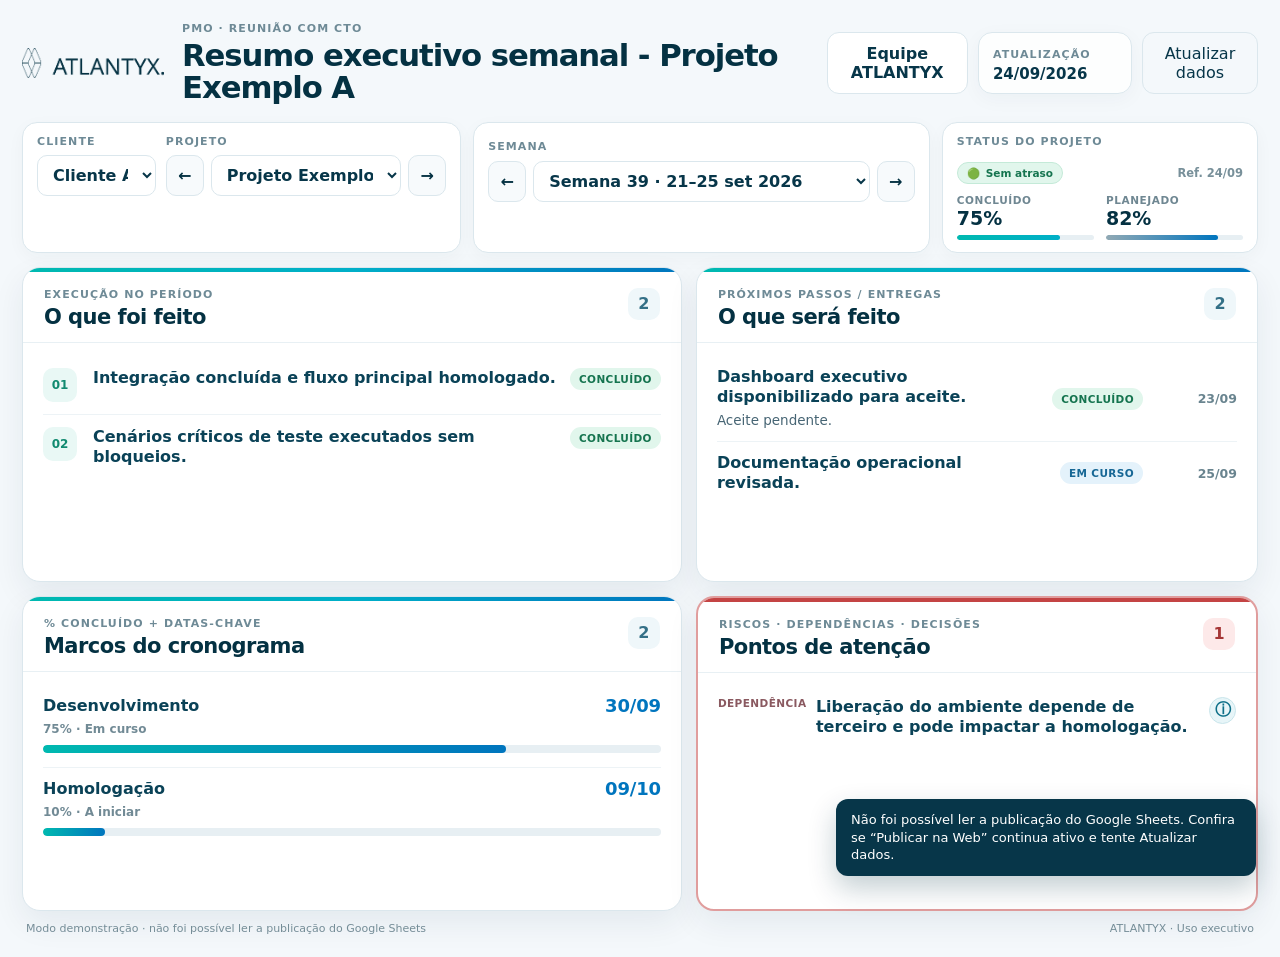
<file: index.html>
<!doctype html>
<html lang="pt-BR">
<head>
  <meta charset="utf-8" />
  <meta name="viewport" content="width=device-width, initial-scale=1" />
  <meta name="theme-color" content="#f4f8fb" />
  <title>ATLANTYX · Resumo Executivo Semanal</title>
  <link rel="stylesheet" href="styles.css" />
</head>
<body>
  <div class="app-shell">
    <header class="topbar">
      <div class="brand-group">
        <img class="brand-logo" src="assets/atlantyx_logo_navy.png" alt="ATLANTYX" />
        <div>
          <div class="eyebrow">PMO · REUNIÃO COM CTO</div>
          <h1 id="pageTitle">Resumo executivo semanal</h1>
        </div>
      </div>
      <div class="topbar-right">
        <button class="ghost-button team-button" id="teamButton" type="button">Equipe ATLANTYX</button>
        <div class="updated-chip">
          <span class="updated-chip__label">Atualização</span>
          <strong id="updatedDate">—</strong>
        </div>
        <button class="ghost-button" id="refreshButton" type="button" title="Atualizar dados">Atualizar dados</button>
      </div>
    </header>

    <section class="filters" aria-label="Filtros">
      <div class="filter-block filter-project">
        <div class="linked-filters">
          <label class="linked-filter linked-filter-client">
            <span class="filter-label">Cliente</span>
            <select id="clientSelect" aria-label="Selecionar cliente"></select>
          </label>
          <div class="linked-filter linked-filter-project">
            <span class="filter-label">Projeto</span>
            <div class="stepper-control project-stepper">
              <button class="icon-button" id="prevProject" type="button" aria-label="Projeto anterior">←</button>
              <select id="projectSelect" aria-label="Selecionar projeto"></select>
              <button class="icon-button" id="nextProject" type="button" aria-label="Próximo projeto">→</button>
            </div>
          </div>
        </div>
      </div>

      <div class="filter-block filter-week">
        <span class="filter-label">Semana</span>
        <div class="stepper-control">
          <button class="icon-button" id="prevWeek" type="button" aria-label="Semana anterior">←</button>
          <select id="weekSelect" aria-label="Selecionar semana"></select>
          <button class="icon-button" id="nextWeek" type="button" aria-label="Próxima semana">→</button>
        </div>
      </div>

      <div class="meeting-summary project-health-summary">
        <span class="meeting-summary__label">Status do projeto</span>
        <div class="health-status-row">
          <span class="project-signal project-signal-neutral" id="projectSignal" title="🟢 Sem atraso · 🟡 Atraso sem impacto no término · 🔴 Atraso com impacto no término">
            <span id="projectSignalDot">⚪</span>
            <span id="projectSignalText">Status não informado</span>
          </span>
          <span class="health-date" id="indicatorDate">—</span>
        </div>
        <div class="health-metrics">
          <div class="health-metric">
            <span>Concluído</span>
            <strong id="indicatorActual">—</strong>
            <div class="health-track"><div class="health-fill actual" id="indicatorActualBar"></div></div>
          </div>
          <div class="health-metric">
            <span>Planejado</span>
            <strong id="indicatorPlanned">—</strong>
            <div class="health-track"><div class="health-fill planned" id="indicatorPlannedBar"></div></div>
          </div>
        </div>
      </div>
    </section>

    <main class="dashboard-grid" id="dashboardGrid">
      <section class="panel panel-done" data-section="O que foi feito">
        <div class="panel-header">
          <div>
            <div class="section-kicker">EXECUÇÃO NO PERÍODO</div>
            <h2>O que foi feito</h2>
          </div>
          <span class="counter" id="countDone">0</span>
        </div>
        <div class="panel-content" id="doneList"></div>
      </section>

      <section class="panel panel-planned" data-section="O que será feito">
        <div class="panel-header">
          <div>
            <div class="section-kicker">PRÓXIMOS PASSOS / ENTREGAS</div>
            <h2>O que será feito</h2>
          </div>
          <span class="counter" id="countPlanned">0</span>
        </div>
        <div class="panel-content" id="plannedList"></div>
      </section>

      <section class="panel panel-schedule" data-section="Marcos do cronograma">
        <div class="panel-header">
          <div>
            <div class="section-kicker">% CONCLUÍDO + DATAS-CHAVE</div>
            <h2>Marcos do cronograma</h2>
          </div>
          <span class="counter" id="countSchedule">0</span>
        </div>
        <div class="panel-content" id="scheduleList"></div>
      </section>

      <section class="panel panel-attention" data-section="Pontos de atenção">
        <div class="panel-header">
          <div>
            <div class="section-kicker">RISCOS · DEPENDÊNCIAS · DECISÕES</div>
            <h2>Pontos de atenção</h2>
          </div>
          <span class="counter" id="countAttention">0</span>
        </div>
        <div class="panel-content" id="attentionList"></div>
      </section>
    </main>

    <footer class="footer">
      <span id="dataStatus">Carregando dados…</span>
      <span>ATLANTYX · Uso executivo</span>
    </footer>
  </div>

  <div class="modal-backdrop" id="teamModal" hidden>
    <section class="team-modal" role="dialog" aria-modal="true" aria-labelledby="teamModalTitle">
      <div class="team-modal__header">
        <div>
          <div class="section-kicker">EQUIPE DO PROJETO</div>
          <h2 id="teamModalTitle">Equipe ATLANTYX</h2>
          <div class="team-project-name" id="teamProjectName">—</div>
        </div>
        <button class="modal-close" id="teamModalClose" type="button" aria-label="Fechar">×</button>
      </div>
      <div class="team-list" id="teamList"></div>
    </section>
  </div>

  <div class="toast" id="toast" role="status" aria-live="polite"></div>
  <script src="config.js"></script>
  <script src="app.js"></script>
</body>
</html>
</file>
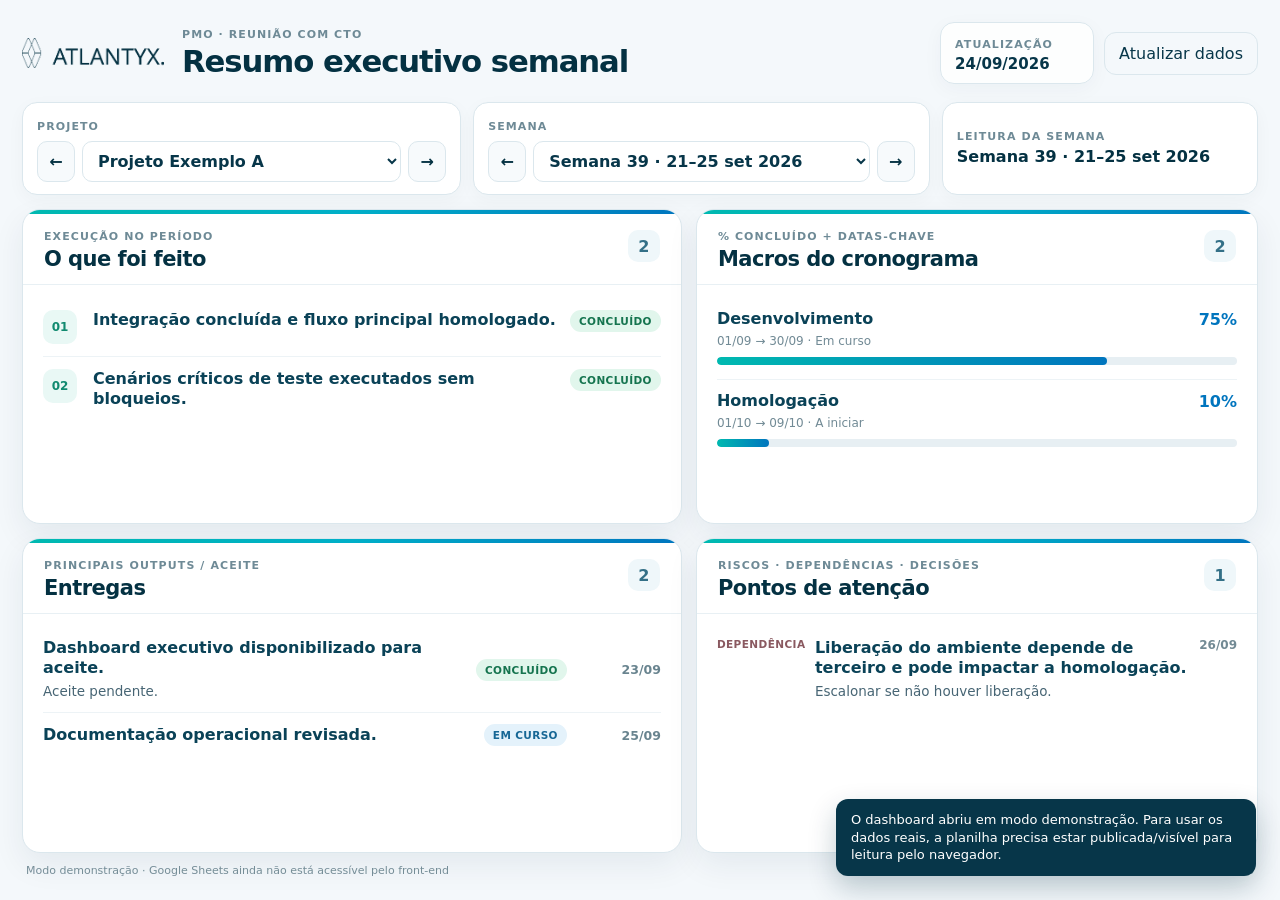
<file: atlantyx-pmo-dashboard/index.html>
<!doctype html>
<html lang="pt-BR">
<head>
  <meta charset="utf-8" />
  <meta name="viewport" content="width=device-width, initial-scale=1" />
  <meta name="theme-color" content="#f4f8fb" />
  <title>ATLANTYX · Resumo Executivo Semanal</title>
  <link rel="stylesheet" href="styles.css" />
</head>
<body>
  <div class="app-shell">
    <header class="topbar">
      <div class="brand-group">
        <img class="brand-logo" src="assets/atlantyx_logo_navy.png" alt="ATLANTYX" />
        <div>
          <div class="eyebrow">PMO · REUNIÃO COM CTO</div>
          <h1>Resumo executivo semanal</h1>
        </div>
      </div>
      <div class="topbar-right">
        <div class="updated-chip">
          <span class="updated-chip__label">Atualização</span>
          <strong id="updatedDate">—</strong>
        </div>
        <button class="ghost-button" id="refreshButton" type="button" title="Atualizar dados">Atualizar dados</button>
      </div>
    </header>

    <section class="filters" aria-label="Filtros">
      <div class="filter-block filter-project">
        <span class="filter-label">Projeto</span>
        <div class="stepper-control">
          <button class="icon-button" id="prevProject" type="button" aria-label="Projeto anterior">←</button>
          <select id="projectSelect" aria-label="Selecionar projeto"></select>
          <button class="icon-button" id="nextProject" type="button" aria-label="Próximo projeto">→</button>
        </div>
      </div>

      <div class="filter-block filter-week">
        <span class="filter-label">Semana</span>
        <div class="stepper-control">
          <button class="icon-button" id="prevWeek" type="button" aria-label="Semana anterior">←</button>
          <select id="weekSelect" aria-label="Selecionar semana"></select>
          <button class="icon-button" id="nextWeek" type="button" aria-label="Próxima semana">→</button>
        </div>
      </div>

      <div class="meeting-summary">
        <span class="meeting-summary__label">Leitura da semana</span>
        <strong id="weekHeadline">—</strong>
      </div>
    </section>

    <main class="dashboard-grid" id="dashboardGrid">
      <section class="panel panel-done" data-section="O que foi feito">
        <div class="panel-header">
          <div>
            <div class="section-kicker">EXECUÇÃO NO PERÍODO</div>
            <h2>O que foi feito</h2>
          </div>
          <span class="counter" id="countDone">0</span>
        </div>
        <div class="panel-content" id="doneList"></div>
      </section>

      <section class="panel panel-schedule" data-section="Macros do cronograma">
        <div class="panel-header">
          <div>
            <div class="section-kicker">% CONCLUÍDO + DATAS-CHAVE</div>
            <h2>Macros do cronograma</h2>
          </div>
          <span class="counter" id="countSchedule">0</span>
        </div>
        <div class="panel-content" id="scheduleList"></div>
      </section>

      <section class="panel panel-deliveries" data-section="Entregas">
        <div class="panel-header">
          <div>
            <div class="section-kicker">PRINCIPAIS OUTPUTS / ACEITE</div>
            <h2>Entregas</h2>
          </div>
          <span class="counter" id="countDeliveries">0</span>
        </div>
        <div class="panel-content" id="deliveryList"></div>
      </section>

      <section class="panel panel-attention" data-section="Pontos de atenção">
        <div class="panel-header">
          <div>
            <div class="section-kicker">RISCOS · DEPENDÊNCIAS · DECISÕES</div>
            <h2>Pontos de atenção</h2>
          </div>
          <span class="counter" id="countAttention">0</span>
        </div>
        <div class="panel-content" id="attentionList"></div>
      </section>
    </main>

    <footer class="footer">
      <span id="dataStatus">Carregando dados…</span>
      <span>ATLANTYX · Uso executivo</span>
    </footer>
  </div>

  <div class="toast" id="toast" role="status" aria-live="polite"></div>
  <script src="config.js"></script>
  <script src="app.js"></script>
</body>
</html>
</file>
<file: styles.css>
:root {
  --bg: #f4f8fb;
  --surface: #ffffff;
  --ink: #073649;
  --ink-soft: #476574;
  --line: #dbe7ed;
  --line-strong: #c9dbe3;
  --navy: #043142;
  --teal: #00b9b0;
  --cyan: #00afc8;
  --blue: #0075be;
  --green: #18a26b;
  --amber: #c98200;
  --red: #c44444;
  --purple: #7356c7;
  --shadow: 0 12px 32px rgba(4, 49, 66, .07);
  --radius: 18px;
}

* { box-sizing: border-box; }
html, body { margin: 0; min-height: 100%; background: var(--bg); color: var(--ink); font-family: Inter, ui-sans-serif, system-ui, -apple-system, BlinkMacSystemFont, "Segoe UI", sans-serif; }
body { padding: 22px; }
button, select { font: inherit; }

.app-shell { max-width: 1560px; margin: 0 auto; }
.topbar { display: flex; align-items: center; justify-content: space-between; gap: 24px; margin-bottom: 18px; }
.brand-group { display: flex; align-items: center; gap: 18px; min-width: 0; }
.brand-logo { width: 142px; height: auto; flex: 0 0 auto; }
.eyebrow, .section-kicker, .filter-label, .meeting-summary__label, .updated-chip__label { font-size: 11px; font-weight: 800; letter-spacing: .1em; text-transform: uppercase; color: #6e8a96; }
h1 { margin: 4px 0 0; font-size: clamp(24px, 2.4vw, 38px); line-height: 1.05; letter-spacing: -.035em; color: var(--navy); }
.topbar-right { display: flex; align-items: center; gap: 10px; }
.updated-chip { min-width: 154px; padding: 10px 14px; border: 1px solid var(--line); border-radius: 14px; background: rgba(255,255,255,.86); box-shadow: 0 5px 20px rgba(4,49,66,.04); }
.updated-chip strong { display: block; margin-top: 3px; font-size: 15px; }
.ghost-button { padding: 11px 14px; border: 1px solid var(--line); border-radius: 12px; background: transparent; color: var(--ink); cursor: pointer; }
.ghost-button:hover { background: #fff; }

.filters { display: grid; grid-template-columns: minmax(300px, 1.25fr) minmax(360px, 1.3fr) minmax(250px, .9fr); gap: 12px; margin-bottom: 14px; }
.filter-block, .meeting-summary { padding: 12px 14px; background: var(--surface); border: 1px solid var(--line); border-radius: 15px; box-shadow: 0 5px 18px rgba(4,49,66,.035); }
.stepper-control { display: grid; grid-template-columns: 38px minmax(0,1fr) 38px; gap: 7px; margin-top: 7px; }
.icon-button { border: 1px solid var(--line); border-radius: 10px; background: #f7fafc; color: var(--navy); cursor: pointer; font-weight: 800; }
.icon-button:hover { border-color: #a9ccd8; background: #eef8fb; }
select { width: 100%; border: 1px solid var(--line); border-radius: 10px; background: #fff; color: var(--ink); padding: 9px 11px; font-weight: 700; outline: none; min-width: 0; }
select:focus { border-color: var(--cyan); box-shadow: 0 0 0 3px rgba(0,175,200,.12); }
.meeting-summary { display: flex; flex-direction: column; justify-content: center; }
.meeting-summary strong { margin-top: 4px; font-size: 16px; line-height: 1.25; color: var(--navy); }

.dashboard-grid { display: grid; grid-template-columns: 1.08fr .92fr; grid-template-rows: minmax(315px, auto) minmax(315px, auto); gap: 14px; }
.panel { position: relative; min-width: 0; overflow: hidden; background: var(--surface); border: 1px solid var(--line); border-radius: var(--radius); box-shadow: var(--shadow); }
.panel::before { content:""; position:absolute; top:0; left:0; right:0; height:4px; background: linear-gradient(90deg, var(--teal), var(--cyan), var(--blue)); }
.panel-header { display: flex; align-items: flex-start; justify-content: space-between; gap: 16px; padding: 20px 21px 13px; border-bottom: 1px solid #e8f0f4; }
.panel-header h2 { margin: 4px 0 0; font-size: 21px; letter-spacing: -.025em; color: var(--navy); }
.counter { min-width: 32px; height: 32px; display: inline-flex; align-items: center; justify-content: center; border-radius: 10px; background: #eff7fa; color: #347087; font-weight: 800; }
.panel-content { padding: 13px 20px 18px; }
.empty-state { height: 190px; display: grid; place-items: center; text-align: center; color: #8097a1; border: 1px dashed #d6e5eb; border-radius: 14px; background: #fbfdfe; padding: 30px; }

.done-item { display: grid; grid-template-columns: 38px minmax(0,1fr) auto; gap: 12px; padding: 12px 0; border-bottom: 1px solid #edf3f6; align-items: start; }
.done-item:last-child { border-bottom: 0; }
.item-number { width: 34px; height: 34px; border-radius: 10px; display: grid; place-items: center; background: #e9f8f5; color: #118a70; font-size: 12px; font-weight: 900; }
.item-title { font-weight: 800; line-height: 1.25; color: #0a4257; }
.item-description { margin-top: 4px; color: var(--ink-soft); line-height: 1.42; font-size: 13.5px; }

.status-badge { display: inline-flex; align-items: center; justify-content: center; white-space: nowrap; border-radius: 999px; padding: 5px 9px; font-size: 10.5px; font-weight: 900; letter-spacing: .035em; text-transform: uppercase; background: #edf3f6; color: #54717e; }
.status-concluido { background:#e1f6ec; color:#15744f; }
.status-em-curso { background:#e4f2fb; color:#176795; }
.status-a-iniciar { background:#eef1f4; color:#61717b; }
.status-risco, .status-bloqueado { background:#fde9e9; color:#a53636; }
.status-dependencia { background:#fff3db; color:#956000; }
.status-decisao { background:#eee9fb; color:#6345ad; }

.delivery-row { display:grid; grid-template-columns: minmax(0,1fr) auto 82px; gap:12px; padding:11px 0; border-bottom:1px solid #edf3f6; align-items:center; }
.delivery-row:last-child { border-bottom:0; }
.delivery-date { text-align:right; color:#69848f; font-weight:700; font-size:12.5px; }

.schedule-item { padding: 11px 0 14px; border-bottom:1px solid #edf3f6; }
.schedule-item:last-child { border-bottom:0; }
.schedule-head { display:flex; align-items:center; justify-content:space-between; gap:16px; }
.schedule-end-date { flex:0 0 auto; text-align:right; font-weight:900; color:var(--blue); font-size:18px; line-height:1; letter-spacing:-.01em; }
.schedule-meta { color:#718a95; font-size:12px; font-weight:700; margin-top:6px; }
.progress-track { height:8px; margin-top:9px; background:#e7eff3; border-radius:999px; overflow:hidden; }
.progress-fill { height:100%; width:0; background:linear-gradient(90deg,var(--teal),var(--blue)); border-radius:999px; transition:width .35s ease; }

.attention-item { display:grid; grid-template-columns: 86px minmax(0,1fr) auto; gap:12px; padding:11px 0; border-bottom:1px solid #edf3f6; align-items:start; }
.attention-item:last-child { border-bottom:0; }
.attention-type { font-size:10.5px; font-weight:900; text-transform:uppercase; letter-spacing:.04em; color:#8a5960; }
.attention-action { display:flex; justify-content:flex-end; align-items:flex-start; min-width:32px; position:relative; }
.action-info { position:relative; display:inline-flex; align-items:center; justify-content:center; width:27px; height:27px; border-radius:50%; color:#0d6f88; background:#e7f5f8; border:1px solid #c9e5eb; cursor:help; outline:none; font-weight:900; }
.action-info:hover, .action-info:focus { color:#07536a; background:#d9f0f5; border-color:#9fcfd9; box-shadow:0 0 0 3px rgba(0,175,200,.10); }
.action-info__icon { font-size:16px; line-height:1; }
.action-tooltip { position:absolute; z-index:30; right:calc(100% + 10px); top:-3px; transform:translateX(4px); width:min(330px, 44vw); padding:10px 12px; border-radius:10px; background:#073649; color:#fff; font-size:12.5px; line-height:1.38; font-weight:650; box-shadow:0 12px 28px rgba(4,49,66,.22); opacity:0; pointer-events:none; transition:.16s ease; text-align:left; white-space:normal; }
.action-tooltip::after { content:""; position:absolute; top:50%; right:-6px; transform:translateY(-50%); border-width:6px 0 6px 6px; border-style:solid; border-color:transparent transparent transparent #073649; }
.action-info:hover .action-tooltip, .action-info:focus .action-tooltip { opacity:1; transform:translateX(0); }
.action-empty { color:#9cafb7; font-size:15px; font-weight:700; line-height:27px; }

.footer { display:flex; justify-content:space-between; gap:18px; margin-top:11px; padding:0 4px; font-size:11px; color:#78909a; }
.toast { position:fixed; right:24px; bottom:24px; max-width:420px; padding:12px 15px; border-radius:12px; background:#073649; color:#fff; box-shadow:0 12px 28px rgba(4,49,66,.24); opacity:0; pointer-events:none; transform:translateY(8px); transition:.2s ease; font-size:13px; line-height:1.35; }
.toast.show { opacity:1; transform:translateY(0); }

body.compact .panel-content { padding-top: 8px; padding-bottom: 12px; }
body.compact .done-item, body.compact .delivery-row, body.compact .attention-item { padding-top: 8px; padding-bottom: 8px; }
body.compact .item-description { font-size: 12.5px; line-height:1.32; }
body.compact .panel-header { padding-top: 16px; padding-bottom: 10px; }

@media (max-width: 980px) {
  body { padding: 14px; }
  .topbar, .filters { grid-template-columns: 1fr; display:grid; }
  .topbar-right { justify-content:start; }
  .dashboard-grid { grid-template-columns: 1fr; grid-template-rows: auto; }
  .brand-logo { width:120px; }
}

@media print {
  @page { size: landscape; margin: 8mm; }
  body { padding:0; background:#fff; }
  .app-shell { max-width:none; }
  .ghost-button, .icon-button { display:none; }
  .topbar { margin-bottom:10px; }
  .filters { grid-template-columns: 1fr 1fr 1fr; margin-bottom:10px; }
  .stepper-control { grid-template-columns:1fr; }
  .dashboard-grid { grid-template-rows: 1fr 1fr; gap:9px; }
  .panel { box-shadow:none; break-inside:avoid; }
  .footer { margin-top:6px; }
}

/* v3: sinalizador de projeto, equipe e pontos de atenção */
.filter-heading-row { display:flex; align-items:center; justify-content:space-between; gap:10px; }
.project-signal { display:inline-flex; align-items:center; gap:6px; max-width:70%; padding:4px 9px; border-radius:999px; font-size:10.5px; font-weight:850; line-height:1.2; white-space:nowrap; overflow:hidden; text-overflow:ellipsis; border:1px solid transparent; }
.project-signal-green { background:#e1f6ec; color:#15744f; border-color:#c4ead8; }
.project-signal-yellow { background:#fff3db; color:#8b5d00; border-color:#f0d797; }
.project-signal-red { background:#fde9e9; color:#a53636; border-color:#efc5c5; }
.project-signal-neutral { background:#eef3f6; color:#617681; border-color:#dce7ec; }
.team-button { background:#fff; font-weight:750; }
.panel-attention { border:2px solid rgba(196,68,68,.52); }
.panel-attention::before { background:var(--red); height:4px; }
.panel-attention .counter { background:#fde9e9; color:#a53636; }
.modal-backdrop { position:fixed; inset:0; z-index:100; display:grid; place-items:center; padding:24px; background:rgba(3,31,43,.42); backdrop-filter:blur(3px); }
.modal-backdrop[hidden] { display:none; }
.team-modal { width:min(560px, 100%); max-height:min(72vh, 660px); overflow:auto; background:#fff; border:1px solid var(--line); border-radius:18px; box-shadow:0 24px 70px rgba(3,31,43,.24); }
.team-modal__header { display:flex; justify-content:space-between; gap:18px; align-items:flex-start; padding:20px 22px 16px; border-bottom:1px solid #e8f0f4; }
.team-modal__header h2 { margin:4px 0 0; color:var(--navy); font-size:22px; }
.team-project-name { margin-top:5px; font-size:13px; color:var(--ink-soft); font-weight:700; }
.modal-close { width:36px; height:36px; border:1px solid var(--line); border-radius:10px; background:#f8fbfc; color:var(--navy); font-size:24px; line-height:1; cursor:pointer; }
.team-list { padding:10px 22px 22px; }
.team-member { display:grid; grid-template-columns:38px minmax(0,1fr); gap:11px; align-items:center; padding:11px 0; border-bottom:1px solid #edf3f6; }
.team-member:last-child { border-bottom:0; }
.team-avatar { width:36px; height:36px; display:grid; place-items:center; border-radius:50%; background:#e8f7f5; color:#0d826e; font-size:12px; font-weight:900; }
.team-member-name { color:var(--navy); font-weight:850; line-height:1.2; }
.team-member-role { margin-top:3px; color:var(--ink-soft); font-size:12.5px; }
.team-empty { padding:22px 0 4px; color:#78909a; line-height:1.5; text-align:center; }

@media (max-width: 980px) {
  .project-signal { max-width:58%; }
  .topbar-right { flex-wrap:wrap; }
}

@media print {
  .team-button, .modal-backdrop { display:none !important; }
  .panel-attention { border-color:#d98c8c; }
}

body.modal-open { overflow:hidden; }


/* v4: resumo do Project no topo */
.project-health-summary { justify-content: flex-start; gap: 8px; }
.health-status-row { display:flex; align-items:center; justify-content:space-between; gap:10px; margin-top:6px; }
.health-date { color:#78909a; font-size:11.5px; font-weight:750; white-space:nowrap; }
.health-metrics { display:grid; grid-template-columns:1fr 1fr; gap:12px; margin-top:2px; }
.health-metric { min-width:0; }
.health-metric > span { display:block; color:#6f8792; font-size:10.5px; font-weight:800; text-transform:uppercase; letter-spacing:.055em; }
.health-metric > strong { display:block; margin-top:2px; color:var(--navy); font-size:19px; line-height:1.1; }
.health-track { height:5px; margin-top:6px; background:#e7eff3; border-radius:999px; overflow:hidden; }
.health-fill { height:100%; width:0; border-radius:999px; transition:width .35s ease; }
.health-fill.actual { background:linear-gradient(90deg,var(--teal),var(--cyan)); }
.health-fill.planned { background:linear-gradient(90deg,#91a9b4,var(--blue)); }
@media (max-width: 980px) {
  .health-metrics { grid-template-columns:1fr 1fr; }
}


/* v5: filtros vinculados Cliente -> Projeto */
.linked-filters { display:grid; grid-template-columns:minmax(118px,.72fr) minmax(220px,1.7fr); gap:10px; align-items:end; }
.linked-filter { min-width:0; }
.linked-filter .filter-label { display:block; margin-bottom:7px; }
.linked-filter .stepper-control { margin-top:0; }
.linked-filter-client select { font-weight:750; }
.linked-filter-project { min-width:0; }
.project-stepper { grid-template-columns:38px minmax(0,1fr) 38px; }
@media (max-width:1180px) { .linked-filters { grid-template-columns:minmax(105px,.65fr) minmax(190px,1.55fr); } }
@media (max-width:980px) { .linked-filters { grid-template-columns:1fr; } .project-stepper { grid-template-columns:38px minmax(0,1fr) 38px; } .action-tooltip { width:min(300px,70vw); } }
@media print { .linked-filters { grid-template-columns:.7fr 1.3fr; } }
</file>
<file: atlantyx-pmo-dashboard/styles.css>
:root {
  --bg: #f4f8fb;
  --surface: #ffffff;
  --ink: #073649;
  --ink-soft: #476574;
  --line: #dbe7ed;
  --line-strong: #c9dbe3;
  --navy: #043142;
  --teal: #00b9b0;
  --cyan: #00afc8;
  --blue: #0075be;
  --green: #18a26b;
  --amber: #c98200;
  --red: #c44444;
  --purple: #7356c7;
  --shadow: 0 12px 32px rgba(4, 49, 66, .07);
  --radius: 18px;
}

* { box-sizing: border-box; }
html, body { margin: 0; min-height: 100%; background: var(--bg); color: var(--ink); font-family: Inter, ui-sans-serif, system-ui, -apple-system, BlinkMacSystemFont, "Segoe UI", sans-serif; }
body { padding: 22px; }
button, select { font: inherit; }

.app-shell { max-width: 1560px; margin: 0 auto; }
.topbar { display: flex; align-items: center; justify-content: space-between; gap: 24px; margin-bottom: 18px; }
.brand-group { display: flex; align-items: center; gap: 18px; min-width: 0; }
.brand-logo { width: 142px; height: auto; flex: 0 0 auto; }
.eyebrow, .section-kicker, .filter-label, .meeting-summary__label, .updated-chip__label { font-size: 11px; font-weight: 800; letter-spacing: .1em; text-transform: uppercase; color: #6e8a96; }
h1 { margin: 4px 0 0; font-size: clamp(24px, 2.4vw, 38px); line-height: 1.05; letter-spacing: -.035em; color: var(--navy); }
.topbar-right { display: flex; align-items: center; gap: 10px; }
.updated-chip { min-width: 154px; padding: 10px 14px; border: 1px solid var(--line); border-radius: 14px; background: rgba(255,255,255,.86); box-shadow: 0 5px 20px rgba(4,49,66,.04); }
.updated-chip strong { display: block; margin-top: 3px; font-size: 15px; }
.ghost-button { padding: 11px 14px; border: 1px solid var(--line); border-radius: 12px; background: transparent; color: var(--ink); cursor: pointer; }
.ghost-button:hover { background: #fff; }

.filters { display: grid; grid-template-columns: minmax(300px, 1.25fr) minmax(360px, 1.3fr) minmax(250px, .9fr); gap: 12px; margin-bottom: 14px; }
.filter-block, .meeting-summary { padding: 12px 14px; background: var(--surface); border: 1px solid var(--line); border-radius: 15px; box-shadow: 0 5px 18px rgba(4,49,66,.035); }
.stepper-control { display: grid; grid-template-columns: 38px minmax(0,1fr) 38px; gap: 7px; margin-top: 7px; }
.icon-button { border: 1px solid var(--line); border-radius: 10px; background: #f7fafc; color: var(--navy); cursor: pointer; font-weight: 800; }
.icon-button:hover { border-color: #a9ccd8; background: #eef8fb; }
select { width: 100%; border: 1px solid var(--line); border-radius: 10px; background: #fff; color: var(--ink); padding: 9px 11px; font-weight: 700; outline: none; min-width: 0; }
select:focus { border-color: var(--cyan); box-shadow: 0 0 0 3px rgba(0,175,200,.12); }
.meeting-summary { display: flex; flex-direction: column; justify-content: center; }
.meeting-summary strong { margin-top: 4px; font-size: 16px; line-height: 1.25; color: var(--navy); }

.dashboard-grid { display: grid; grid-template-columns: 1.08fr .92fr; grid-template-rows: minmax(315px, auto) minmax(315px, auto); gap: 14px; }
.panel { position: relative; min-width: 0; overflow: hidden; background: var(--surface); border: 1px solid var(--line); border-radius: var(--radius); box-shadow: var(--shadow); }
.panel::before { content:""; position:absolute; top:0; left:0; right:0; height:4px; background: linear-gradient(90deg, var(--teal), var(--cyan), var(--blue)); }
.panel-header { display: flex; align-items: flex-start; justify-content: space-between; gap: 16px; padding: 20px 21px 13px; border-bottom: 1px solid #e8f0f4; }
.panel-header h2 { margin: 4px 0 0; font-size: 21px; letter-spacing: -.025em; color: var(--navy); }
.counter { min-width: 32px; height: 32px; display: inline-flex; align-items: center; justify-content: center; border-radius: 10px; background: #eff7fa; color: #347087; font-weight: 800; }
.panel-content { padding: 13px 20px 18px; }
.empty-state { height: 190px; display: grid; place-items: center; text-align: center; color: #8097a1; border: 1px dashed #d6e5eb; border-radius: 14px; background: #fbfdfe; padding: 30px; }

.done-item { display: grid; grid-template-columns: 38px minmax(0,1fr) auto; gap: 12px; padding: 12px 0; border-bottom: 1px solid #edf3f6; align-items: start; }
.done-item:last-child { border-bottom: 0; }
.item-number { width: 34px; height: 34px; border-radius: 10px; display: grid; place-items: center; background: #e9f8f5; color: #118a70; font-size: 12px; font-weight: 900; }
.item-title { font-weight: 800; line-height: 1.25; color: #0a4257; }
.item-description { margin-top: 4px; color: var(--ink-soft); line-height: 1.42; font-size: 13.5px; }

.status-badge { display: inline-flex; align-items: center; justify-content: center; white-space: nowrap; border-radius: 999px; padding: 5px 9px; font-size: 10.5px; font-weight: 900; letter-spacing: .035em; text-transform: uppercase; background: #edf3f6; color: #54717e; }
.status-concluido { background:#e1f6ec; color:#15744f; }
.status-em-curso { background:#e4f2fb; color:#176795; }
.status-a-iniciar { background:#eef1f4; color:#61717b; }
.status-risco, .status-bloqueado { background:#fde9e9; color:#a53636; }
.status-dependencia { background:#fff3db; color:#956000; }
.status-decisao { background:#eee9fb; color:#6345ad; }

.delivery-row { display:grid; grid-template-columns: minmax(0,1fr) auto 82px; gap:12px; padding:11px 0; border-bottom:1px solid #edf3f6; align-items:center; }
.delivery-row:last-child { border-bottom:0; }
.delivery-date { text-align:right; color:#69848f; font-weight:700; font-size:12.5px; }

.schedule-item { padding: 11px 0 14px; border-bottom:1px solid #edf3f6; }
.schedule-item:last-child { border-bottom:0; }
.schedule-head { display:flex; align-items:center; justify-content:space-between; gap:12px; }
.schedule-percent { font-weight:900; color:var(--blue); }
.schedule-dates { color:#718a95; font-size:12px; margin-top:5px; }
.progress-track { height:8px; margin-top:9px; background:#e7eff3; border-radius:999px; overflow:hidden; }
.progress-fill { height:100%; width:0; background:linear-gradient(90deg,var(--teal),var(--blue)); border-radius:999px; transition:width .35s ease; }

.attention-item { display:grid; grid-template-columns: 86px minmax(0,1fr) auto; gap:12px; padding:11px 0; border-bottom:1px solid #edf3f6; align-items:start; }
.attention-item:last-child { border-bottom:0; }
.attention-type { font-size:10.5px; font-weight:900; text-transform:uppercase; letter-spacing:.04em; color:#8a5960; }
.attention-date { color:#728a94; font-size:12px; font-weight:700; white-space:nowrap; }

.footer { display:flex; justify-content:space-between; gap:18px; margin-top:11px; padding:0 4px; font-size:11px; color:#78909a; }
.toast { position:fixed; right:24px; bottom:24px; max-width:420px; padding:12px 15px; border-radius:12px; background:#073649; color:#fff; box-shadow:0 12px 28px rgba(4,49,66,.24); opacity:0; pointer-events:none; transform:translateY(8px); transition:.2s ease; font-size:13px; line-height:1.35; }
.toast.show { opacity:1; transform:translateY(0); }

body.compact .panel-content { padding-top: 8px; padding-bottom: 12px; }
body.compact .done-item, body.compact .delivery-row, body.compact .attention-item { padding-top: 8px; padding-bottom: 8px; }
body.compact .item-description { font-size: 12.5px; line-height:1.32; }
body.compact .panel-header { padding-top: 16px; padding-bottom: 10px; }

@media (max-width: 980px) {
  body { padding: 14px; }
  .topbar, .filters { grid-template-columns: 1fr; display:grid; }
  .topbar-right { justify-content:start; }
  .dashboard-grid { grid-template-columns: 1fr; grid-template-rows: auto; }
  .brand-logo { width:120px; }
}

@media print {
  @page { size: landscape; margin: 8mm; }
  body { padding:0; background:#fff; }
  .app-shell { max-width:none; }
  .ghost-button, .icon-button { display:none; }
  .topbar { margin-bottom:10px; }
  .filters { grid-template-columns: 1fr 1fr 1fr; margin-bottom:10px; }
  .stepper-control { grid-template-columns:1fr; }
  .dashboard-grid { grid-template-rows: 1fr 1fr; gap:9px; }
  .panel { box-shadow:none; break-inside:avoid; }
  .footer { margin-top:6px; }
}
</file>
